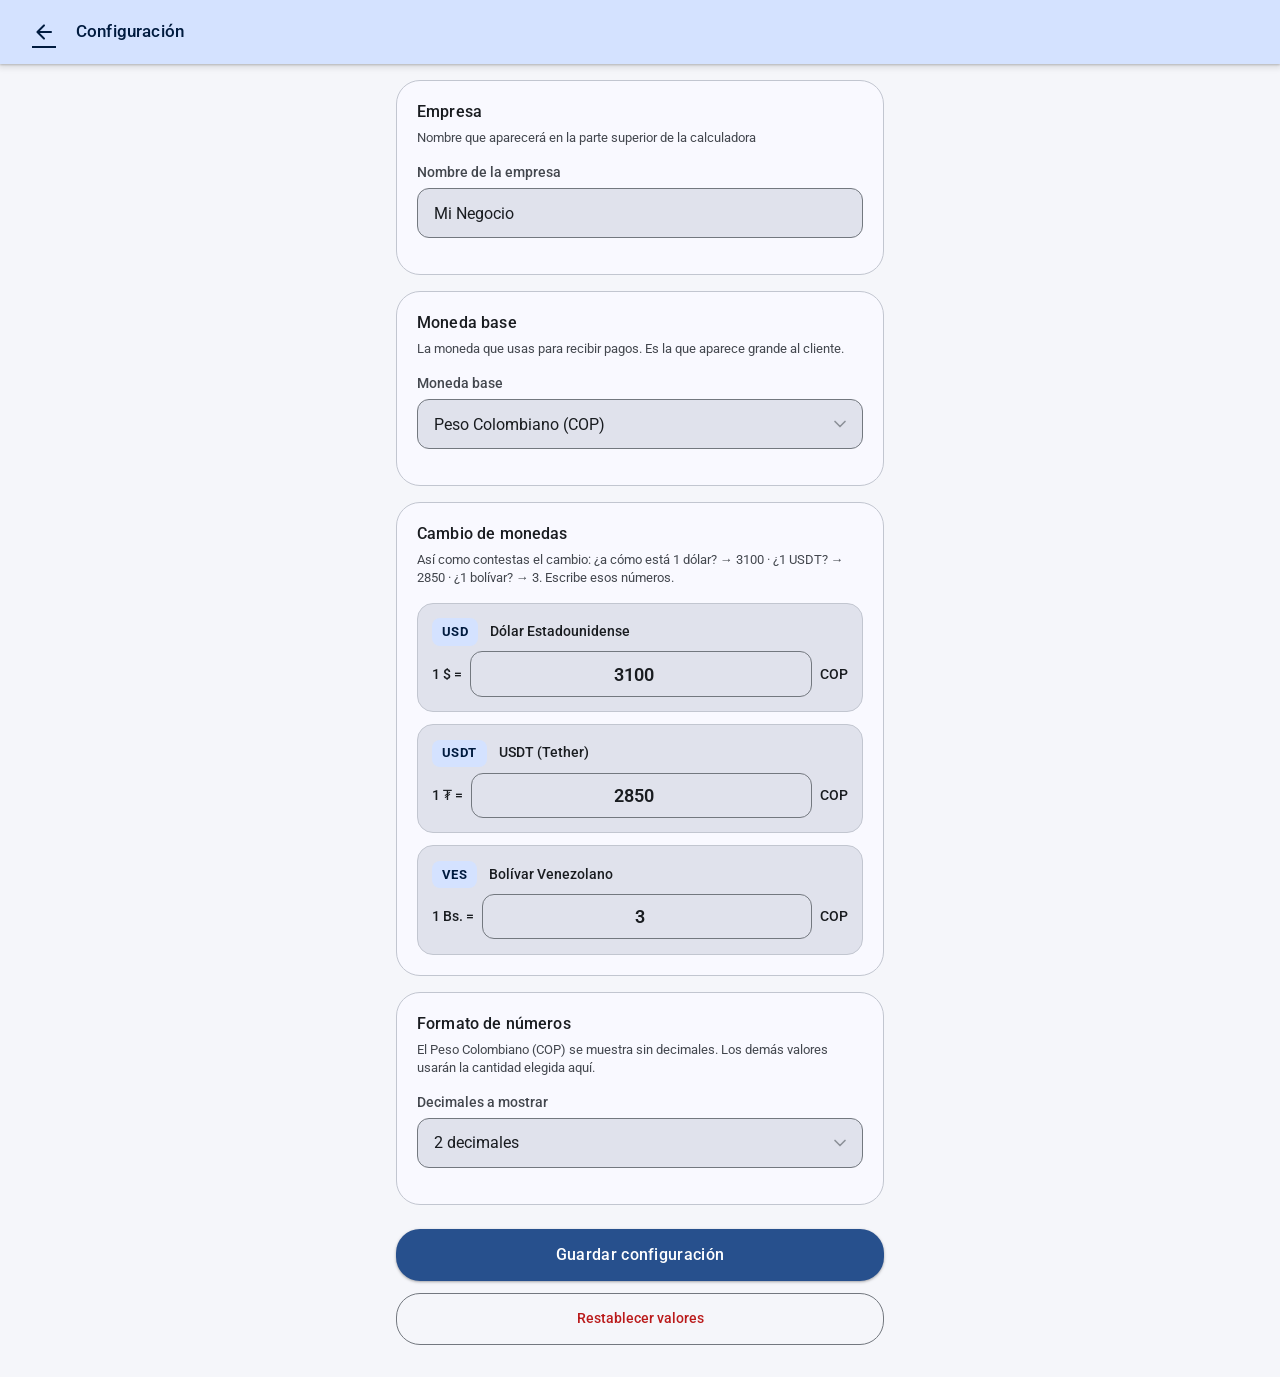
<file: config.html>
<!DOCTYPE html>
<html lang="es">
<head>
    <meta charset="UTF-8">
    <meta name="viewport" content="width=device-width, initial-scale=1.0, user-scalable=no">
    <meta name="theme-color" content="#F5F6FA">
    <meta name="description" content="Configuración de calculadora de divisas">
    <title>Configuración - Calculadora Frontera</title>
    <link rel="manifest" href="manifest.json">
    <link rel="stylesheet" href="styles.css">
    <link rel="preconnect" href="https://fonts.googleapis.com">
    <link rel="preconnect" href="https://fonts.gstatic.com" crossorigin>
    <link href="https://fonts.googleapis.com/css2?family=Material+Symbols+Rounded:opsz,wght,FILL,GRAD@24,400,0,0&family=Roboto:wght@300;400;500;700&display=swap" rel="stylesheet">
    <link rel="icon" href="data:image/svg+xml,<svg xmlns='http://www.w3.org/2000/svg' viewBox='0 0 100 100'><text y='.9em' font-size='90'>⚙️</text></svg>">
</head>
<body class="config-page">
    <header class="md3-top-app-bar" role="banner">
        <div class="md3-top-app-bar__content">
            <a href="index.html" class="md3-icon-button md3-top-app-bar__nav" aria-label="Volver a la calculadora">
                <span class="material-symbols-rounded">arrow_back</span>
            </a>
            <span class="md3-top-app-bar__title">Configuración</span>
        </div>
    </header>

    <form id="configForm" class="md3-form" novalidate>
        <section class="md3-card">
            <h2 class="md3-card__title">Empresa</h2>
            <p class="md3-card__subtitle">Nombre que aparecerá en la parte superior de la calculadora</p>
            <div class="md3-text-field">
                <label class="md3-text-field__label" for="companyNameInput">Nombre de la empresa</label>
                <input class="md3-text-field__input" type="text" id="companyNameInput" placeholder="Mi Negocio" autocomplete="off">
            </div>
        </section>

        <section class="md3-card">
            <h2 class="md3-card__title">Moneda base</h2>
            <p class="md3-card__subtitle">La moneda que usas para recibir pagos. Es la que aparece grande al cliente.</p>
            <div class="md3-text-field">
                <label class="md3-text-field__label" for="baseCurrencyConfig">Moneda base</label>
                <select class="md3-text-field__input md3-select" id="baseCurrencyConfig">
                    <option value="COP">Peso Colombiano (COP)</option>
                    <option value="USD">Dólar Estadounidense (USD)</option>
                    <option value="USDT">USDT (Tether)</option>
                    <option value="VES">Bolívar Venezolano (VES)</option>
                </select>
            </div>
        </section>

        <section class="md3-card">
            <h2 class="md3-card__title">Cambio de monedas</h2>
            <p class="md3-card__subtitle" id="ratesHelp">Escribe cuánto vale 1 unidad de cada moneda en tu moneda base.</p>
            <div id="ratesGrid" class="md3-rate-fields"></div>
        </section>

        <section class="md3-card">
            <h2 class="md3-card__title">Formato de números</h2>
            <p class="md3-card__subtitle" id="decimalHelp">Cantidad de decimales que se mostrarán.</p>
            <div class="md3-text-field">
                <label class="md3-text-field__label" for="decimalPlaces">Decimales a mostrar</label>
                <select class="md3-text-field__input md3-select" id="decimalPlaces">
                    <option value="0">0 (enteros)</option>
                    <option value="1">1 decimal</option>
                    <option value="2" selected>2 decimales</option>
                    <option value="3">3 decimales</option>
                    <option value="4">4 decimales</option>
                </select>
            </div>
        </section>

        <div class="md3-form__actions">
            <button type="submit" class="md3-button--filled-primario">Guardar configuración</button>
            <button type="button" id="resetBtn" class="md3-button--outlined-danger">Restablecer valores</button>
        </div>
    </form>

    <div id="snackbar" class="md3-snackbar" role="alert"></div>

    <script src="config.js"></script>
</body>
</html>
</file>
<file: styles.css>
:root {
    --md-primary: #27508D;
    --md-on-primary: #FFFFFF;
    --md-primary-container: #D4E2FF;
    --md-on-primary-container: #001B3F;
    --md-secondary: #565E70;
    --md-on-secondary: #FFFFFF;
    --md-secondary-container: #DBE2F1;
    --md-on-secondary-container: #131C2B;
    --md-tertiary: #8A4C22;
    --md-on-tertiary: #FFFFFF;
    --md-error: #BA1A1A;
    --md-on-error: #FFFFFF;
    --md-error-container: #FFDAD6;
    --md-on-error-container: #410002;
    --md-surface: #F9F9FF;
    --md-surface-dim: #D9D9E0;
    --md-surface-bright: #F9F9FF;
    --md-surface-variant: #E0E2EC;
    --md-on-surface: #191C20;
    --md-on-surface-variant: #43474E;
    --md-outline: #73787F;
    --md-outline-variant: #C2C6D0;
    --md-shadow: #000000;
    --md-scrim: #000000;

    --md-success: #2E7D32;
    --md-on-success: #FFFFFF;
    --md-success-container: #A5D6A7;
    --md-danger: #C62828;
    --md-on-danger: #FFFFFF;
    --md-danger-container: #FFCDD2;
    --md-warning: #9A5B00;
    --md-on-warning: #FFFFFF;
    --md-warning-container: #FFDF73;

    --md-add-bg: #2E7D32;
    --md-subtract-bg: #C62828;

    --md-background: #F5F6FA;
    --md-display-bg: #1A1A2E;
    --md-on-display: #FFFFFF;

    --md-elevation-1: 0 1px 2px rgba(0,0,0,0.2), 0 1px 3px 1px rgba(0,0,0,0.1);
    --md-elevation-2: 0 1px 2px rgba(0,0,0,0.2), 0 2px 6px 2px rgba(0,0,0,0.1);
    --md-elevation-3: 0 1px 3px rgba(0,0,0,0.2), 0 4px 8px 3px rgba(0,0,0,0.12);

    --md-shape-extra-small: 8px;
    --md-shape-small: 12px;
    --md-shape-medium: 16px;
    --md-shape-large: 24px;
    --md-shape-extra-large: 28px;

    --md-transition: all 0.12s ease;
    --md-key-size: 76px;
    --md-key-gap: 10px;
}

@media (prefers-color-scheme: dark) {
    :root {
        --md-primary: #A1C2FA;
        --md-on-primary: #08306F;
        --md-primary-container: #27508D;
        --md-on-primary-container: #D4E2FF;
        --md-secondary: #BFC7D6;
        --md-on-secondary: #29313E;
        --md-secondary-container: #404754;
        --md-on-secondary-container: #DBE2F1;
        --md-tertiary: #FFB59B;
        --md-on-tertiary: #511F00;
        --md-error: #FFB4AB;
        --md-on-error: #690005;
        --md-error-container: #93000A;
        --md-on-error-container: #FFDAD6;
        --md-surface: #111318;
        --md-surface-dim: #111318;
        --md-surface-bright: #37393F;
        --md-surface-variant: #43474E;
        --md-on-surface: #E2E2E9;
        --md-on-surface-variant: #C3C6CF;
        --md-outline: #8D9199;
        --md-outline-variant: #43474E;
        --md-shadow: #000000;
        --md-scrim: #000000;

        --md-success: #66BB6A;
        --md-on-success: #00391B;
        --md-success-container: #005227;
        --md-danger: #FF8A80;
        --md-on-danger: #511F00;
        --md-danger-container: #8A3000;
        --md-warning: #FFCF66;
        --md-on-warning: #3E2E00;
        --md-warning-container: #5A4300;

        --md-add-bg: #4CAF50;
        --md-subtract-bg: #EF5350;

        --md-background: #111318;
        --md-display-bg: #0B0C10;
        --md-on-display: #F2F2F9;

        --md-elevation-1: 0 1px 2px rgba(0,0,0,0.3), 0 1px 3px 1px rgba(0,0,0,0.15);
        --md-elevation-2: 0 1px 2px rgba(0,0,0,0.3), 0 2px 6px 2px rgba(0,0,0,0.15);
        --md-elevation-3: 0 1px 3px rgba(0,0,0,0.3), 0 4px 8px 3px rgba(0,0,0,0.15);
    }
}

* {
    margin: 0;
    padding: 0;
    box-sizing: border-box;
}

html {
    height: 100%;
    -webkit-text-size-adjust: 100%;
}

body {
    font-family: 'Roboto', -apple-system, BlinkMacSystemFont, 'Segoe UI', sans-serif;
    background: var(--md-background);
    color: var(--md-on-surface);
    min-height: 100vh;
    height: 100%;
    display: flex;
    flex-direction: column;
    line-height: 1.4;
    touch-action: manipulation;
    overflow-x: hidden;
    -webkit-tap-highlight-color: transparent;
    font-weight: 400;
}

.material-symbols-rounded {
    font-variation-settings: 'FILL' 0, 'wght' 400, 'GRAD' 0, 'opsz' 24;
    user-select: none;
    pointer-events: none;
}

/* ============ TOP APP BAR ============ */
.md3-top-app-bar {
    background: var(--md-primary-container);
    color: var(--md-on-primary-container);
    padding: 0.5rem 0.75rem 0.5rem 1.25rem;
    display: flex;
    justify-content: space-between;
    align-items: center;
    position: sticky;
    top: 0;
    z-index: 100;
    min-height: 64px;
    box-shadow: var(--md-elevation-2);
}

.md3-top-app-bar__content {
    display: flex;
    align-items: center;
    gap: 0.5rem;
    flex: 1;
    min-width: 0;
}

.md3-top-app-bar__title {
    font-size: 1.05rem;
    font-weight: 500;
    letter-spacing: 0.15px;
    white-space: nowrap;
    overflow: hidden;
    text-overflow: ellipsis;
    max-width: 70%;
}

.md3-top-app-bar__action {
    flex-shrink: 0;
}

/* Icon Button */
.md3-icon-button {
    background: transparent;
    border: none;
    color: inherit;
    width: 48px;
    height: 48px;
    border-radius: 50%;
    display: inline-flex;
    align-items: center;
    justify-content: center;
    cursor: pointer;
    position: relative;
    overflow: hidden;
    transition: background-color 0.12s ease;
    font-size: 1.4rem;
    font-family: inherit;
}

.md3-icon-button:hover {
    background: rgba(255, 255, 255, 0.12);
}

.md3-icon-button:active {
    background: rgba(255, 255, 255, 0.2);
}

/* ============ MAIN LAYOUT ============ */
.md3-main {
    flex: 1;
    display: flex;
    flex-direction: column;
    gap: 1rem;
    padding: 1rem;
    max-width: 520px;
    margin: 0 auto;
    width: 100%;
    overflow-y: auto;
    -webkit-overflow-scrolling: touch;
}

/* ============ DISPLAY SECTION ============ */
.md3-display-section {
    background: var(--md-display-bg);
    border-radius: var(--md-shape-large);
    padding: 1rem 1.25rem;
    box-shadow: var(--md-elevation-2);
    flex-shrink: 0;
}

.md3-customer-display {
    transform: rotate(180deg);
    margin-bottom: 0.5rem;
}

.md3-customer-display__inner {
    display: flex;
    align-items: baseline;
    justify-content: flex-end;
    gap: 0.4rem;
    min-height: 88px;
    padding-bottom: 0.5rem;
}

.md3-customer-display__currency {
    font-size: 1.5rem;
    font-weight: 700;
    color: var(--md-primary);
    line-height: 1;
}

.md3-customer-display__amount {
    font-size: clamp(3rem, 13.5vw, 5rem);
    font-weight: 700;
    color: var(--md-on-display);
    font-variant-numeric: tabular-nums;
    font-family: 'Roboto', monospace;
    line-height: 1;
    flex: 1;
    text-align: right;
    min-width: 0;
}

.md3-customer-display__currency-code {
    font-size: 1rem;
    font-weight: 500;
    color: var(--md-on-surface-variant);
    white-space: nowrap;
}

.md3-customer-display__pending {
    font-size: 2rem;
    font-weight: 700;
    color: var(--md-warning);
    line-height: 1;
    min-width: 1.4em;
    text-align: center;
    animation: md-pulse 1s ease-in-out infinite;
}

@keyframes md-pulse {
    0%, 100% { opacity: 1; }
    50% { opacity: 0.45; }
}

.md3-display-divider {
    height: 1px;
    background: var(--md-outline-variant);
    opacity: 0.6;
    margin: 0.25rem 0;
}

.md3-seller-display {
    display: flex;
    align-items: baseline;
    justify-content: flex-end;
    gap: 0.35rem;
    padding: 0.35rem 0.25rem 0.15rem;
    font-family: 'Roboto', monospace;
}

.md3-seller-display__label {
    font-size: 0.6rem;
    text-transform: uppercase;
    letter-spacing: 1px;
    color: var(--md-secondary);
    font-weight: 500;
    font-family: 'Roboto', sans-serif;
    margin-right: 0.35rem;
}

.md3-seller-display__currency {
    font-size: 0.9rem;
    font-weight: 500;
    color: var(--md-primary);
}

.md3-seller-display__amount {
    font-size: 1.15rem;
    font-weight: 400;
    color: var(--md-on-display);
    font-variant-numeric: tabular-nums;
}

.md3-seller-display__currency-code {
    font-size: 0.65rem;
    font-weight: 500;
    color: var(--md-on-surface-variant);
}

.md3-seller-display__pending {
    font-size: 1.1rem;
    font-weight: 700;
    color: var(--md-warning);
    margin-left: 0.3rem;
    animation: md-pulse 1s ease-in-out infinite;
}

.md3-sub-display {
    font-size: 0.8rem;
    color: var(--md-on-surface-variant);
    min-height: 1.2em;
    text-align: right;
    font-family: 'Roboto', monospace;
    padding-top: 0.1rem;
    white-space: nowrap;
    overflow: hidden;
    text-overflow: ellipsis;
}

/* ============ KEYPAD ============ */
.md3-keypad-section {
    flex-shrink: 0;
}

.md3-keypad-grid {
    display: grid;
    grid-template-columns: repeat(4, 1fr);
    gap: var(--md-key-gap);
    background: var(--md-surface-variant);
    border-radius: var(--md-shape-large);
    padding: var(--md-key-gap);
    box-shadow: var(--md-elevation-1);
    box-sizing: content-box;
}

@media (max-width: 360px) {
    :root {
        --md-key-size: 62px;
        --md-key-gap: 6px;
    }

    .md3-keypad-grid {
        padding: 6px;
    }
}

@media (min-width: 480px) {
    :root {
        --md-key-size: 80px;
        --md-key-gap: 12px;
    }
}

.md3-keypad-key {
    width: 100%;
    height: var(--md-key-size);
    font-size: clamp(1.3rem, 3vw, 1.6rem);
}

/* ============ RUNNING TOTAL (bajo teclado) ============ */
.md3-running-total {
    display: flex;
    justify-content: space-between;
    align-items: center;
    gap: 0.6rem;
    background: var(--md-surface);
    border: 1px solid var(--md-outline-variant);
    border-radius: var(--md-shape-medium);
    padding: 0.6rem 0.9rem;
    flex-shrink: 0;
}

.md3-running-total[hidden] {
    display: none;
}

.md3-running-total__label {
    font-size: 0.7rem;
    text-transform: uppercase;
    letter-spacing: 0.5px;
    font-weight: 600;
    color: var(--md-on-surface-variant);
    white-space: nowrap;
}

.md3-running-total__value {
    font-size: 1.05rem;
    font-weight: 600;
    color: var(--md-on-surface);
    font-variant-numeric: tabular-nums;
    font-family: 'Roboto', monospace;
    text-align: right;
    min-width: 0;
    overflow: hidden;
    text-overflow: ellipsis;
    white-space: nowrap;
}

/* ============ BUTTONS (Material) ============ */
.md3-button {
    position: relative;
    border: none;
    border-radius: var(--md-shape-medium);
    font-family: 'Roboto', sans-serif;
    font-weight: 500;
    letter-spacing: 0.1px;
    cursor: pointer;
    display: inline-flex;
    align-items: center;
    justify-content: center;
    gap: 0.5rem;
    padding: 0;
    min-height: 48px;
    user-select: none;
    -webkit-tap-highlight-color: transparent;
    overflow: hidden;
    transition: filter 0.08s ease, transform 0.08s ease, box-shadow 0.15s ease;
    touch-action: manipulation;
}

.md3-button__label {
    font-size: inherit;
    pointer-events: none;
    position: relative;
    z-index: 1;
}

.md3-button__icon {
    font-size: 1.5rem;
    pointer-events: none;
    position: relative;
    z-index: 1;
}

.md3-button__ripple {
    position: absolute;
    inset: 0;
    border-radius: inherit;
    pointer-events: none;
    background: radial-gradient(circle at center, rgba(255,255,255,0.4) 0%, transparent 60%);
    opacity: 0;
    transform: scale(0.5);
}

.md3-button--active .md3-button__ripple {
    animation: md-ripple 0.5s ease-out;
}

@keyframes md-ripple {
    0% { opacity: 0; transform: scale(0.4); }
    30% { opacity: 1; }
    100% { opacity: 0; transform: scale(2.2); }
}

/* Filled buttons */
.md3-button--filled {
    background: var(--md-secondary-container);
    color: var(--md-on-secondary-container);
    box-shadow: var(--md-elevation-1);
}

.md3-button--filled:active,
.md3-button--active.md3-button--filled {
    filter: brightness(1.15);
    transform: scale(0.96);
    box-shadow: none;
}

/* Filled tonal */
.md3-button--filled-tonal {
    background: var(--md-secondary-container);
    color: var(--md-on-secondary-container);
}

.md3-button--filled-tonal:active,
.md3-button--active.md3-button--filled-tonal {
    filter: brightness(1.15);
    transform: scale(0.96);
}

.md3-button--filled-tonal.md3-keypad-key--add {
    background: var(--md-add-bg);
    color: #FFFFFF;
}

.md3-button--filled-tonal.md3-keypad-key--add:active,
.md3-button--filled-tonal.md3-keypad-key--add.md3-button--active {
    filter: brightness(1.12);
    transform: scale(0.96);
}

.md3-button--filled-tonal.md3-keypad-key--subtract {
    background: var(--md-subtract-bg);
    color: #FFFFFF;
}

.md3-button--filled-tonal.md3-keypad-key--subtract:active,
.md3-button--filled-tonal.md3-keypad-key--subtract.md3-button--active {
    filter: brightness(1.12);
    transform: scale(0.96);
}

/* Outlined buttons */
.md3-button--outlined {
    background: transparent;
    color: var(--md-on-surface);
    border: 1px solid var(--md-outline);
}

.md3-button--outlined:active,
.md3-button--active.md3-button--outlined {
    background: var(--md-surface-variant);
    transform: scale(0.96);
}

.md3-button--outlined.md3-keypad-key--clear {
    color: var(--md-tertiary);
}

/* Elevated */
.md3-button--elevated {
    background: var(--md-primary);
    color: var(--md-on-primary);
    box-shadow: var(--md-elevation-2);
}

.md3-button--elevated:active,
.md3-button--active.md3-button--elevated {
    filter: brightness(1.15);
    transform: scale(0.96);
    box-shadow: none;
}

/* ============ TAPE SECTION ============ */
.md3-tape-section {
    display: flex;
    flex-direction: column;
    background: var(--md-surface);
    border: 1px solid var(--md-outline-variant);
    border-radius: var(--md-shape-large);
    overflow: hidden;
    flex: 1;
    min-height: 140px;
}

.md3-tape-header {
    display: flex;
    justify-content: space-between;
    align-items: center;
    padding: 0.6rem 0.5rem 0.6rem 1.25rem;
    color: var(--md-on-surface);
}

.md3-tape-header__title {
    font-size: 0.85rem;
    font-weight: 500;
    letter-spacing: 0.5px;
    text-transform: uppercase;
    color: var(--md-on-surface-variant);
}

.md3-tape-header__action {
    color: var(--md-on-surface-variant);
    width: 40px;
    height: 40px;
}

.md3-tape-list {
    list-style: none;
}

.md3-tape-item {
    display: flex;
    justify-content: space-between;
    align-items: center;
    padding: 0.7rem 0;
    border-bottom: 1px solid var(--md-outline-variant);
    animation: md-slide-in 0.18s ease;
}

@keyframes md-slide-in {
    from { opacity: 0; transform: translateY(-8px); }
    to { opacity: 1; transform: translateY(0); }
}

.md3-tape-item:active {
    background: var(--md-surface-variant);
}

.md3-tape-item__info {
    display: flex;
    flex-direction: column;
    gap: 0.1rem;
    flex: 1;
    min-width: 0;
}

.md3-tape-item__operation {
    font-weight: 500;
    color: var(--md-on-surface);
    font-family: 'Roboto', monospace;
    font-size: 0.95rem;
}

.md3-tape-item__time {
    font-size: 0.7rem;
    color: var(--md-on-surface-variant);
}

.md3-tape-item__amount {
    font-weight: 500;
    font-variant-numeric: tabular-nums;
    font-family: 'Roboto', monospace;
    white-space: nowrap;
    margin-left: 1rem;
    font-size: 0.95rem;
}

.md3-tape-item--add .md3-tape-item__amount {
    color: var(--md-success);
}

.md3-tape-item--subtract .md3-tape-item__amount {
    color: var(--md-danger);
}

.md3-empty-state {
    display: flex;
    flex-direction: column;
    align-items: center;
    justify-content: center;
    align-self: center;
    padding: 1.5rem;
    color: var(--md-on-surface-variant);
}

.md3-empty-state__icon {
    font-size: 2.5rem;
    margin-bottom: 0.35rem;
    opacity: 0.6;
}

.md3-empty-state__text {
    font-size: 0.875rem;
}

/* ============ BOTTOM SHEET (Totales) ============ */
.md3-bottom-sheet {
    position: fixed;
    left: 0;
    right: 0;
    bottom: 0;
    z-index: 300;
    background: var(--md-surface);
    border-radius: var(--md-shape-extra-large) var(--md-shape-extra-large) 0 0;
    box-shadow: var(--md-elevation-3);
    padding: 0.75rem 1.25rem 1.5rem;
    max-width: 520px;
    margin: 0 auto;
    animation: md-sheet-up 0.25s cubic-bezier(0.4, 0, 0.2, 1);
    max-height: 80vh;
    overflow-y: auto;
}

@keyframes md-sheet-up {
    from { transform: translateY(100%); }
    to { transform: translateY(0); }
}

.md3-bottom-sheet__handle {
    width: 32px;
    height: 4px;
    border-radius: 2px;
    background: var(--md-on-surface-variant);
    opacity: 0.5;
    margin: 0 auto 0.75rem;
}

.md3-bottom-sheet__header {
    display: flex;
    justify-content: space-between;
    align-items: center;
    margin-bottom: 1rem;
}

.md3-bottom-sheet__title {
    font-size: 1.1rem;
    font-weight: 500;
    letter-spacing: 0.15px;
}

.md3-bottom-sheet__close {
    color: var(--md-on-surface-variant);
}

.md3-bottom-sheet__actions {
    display: flex;
    align-items: center;
    gap: 0.25rem;
}

.md3-bottom-sheet__actions .md3-icon-button {
    color: var(--md-on-surface-variant);
}

.md3-sheet-block {
    padding-bottom: 0.25rem;
}

.md3-sheet-block__title {
    font-size: 0.8rem;
    text-transform: uppercase;
    letter-spacing: 0.5px;
    font-weight: 700;
    color: var(--md-on-surface-variant);
    margin-bottom: 0.5rem;
}

.md3-sheet-divider {
    border-top: 1px solid var(--md-outline-variant);
    margin: 1rem 0;
}

/* Total invertido (cliente) dentro del bottom sheet */
.md3-totals-customer {
    transform: rotate(180deg);
}

.md3-totals-customer__inner {
    display: flex;
    align-items: baseline;
    justify-content: flex-end;
    gap: 0.4rem;
    background: var(--md-display-bg);
    border-radius: var(--md-shape-large);
    padding: 1rem 1.25rem;
    box-shadow: var(--md-elevation-2);
    min-height: 88px;
}

.md3-totals-customer__symbol {
    font-size: 1.5rem;
    font-weight: 700;
    color: var(--md-primary);
    line-height: 1;
}

.md3-totals-customer__amount {
    font-size: clamp(2.75rem, 12vw, 4.5rem);
    font-weight: 700;
    color: var(--md-on-display);
    font-variant-numeric: tabular-nums;
    font-family: 'Roboto', monospace;
    line-height: 1;
    flex: 1;
    text-align: right;
    min-width: 0;
}

.md3-totals-customer__code {
    font-size: 1rem;
    font-weight: 500;
    color: var(--md-on-surface-variant);
    white-space: nowrap;
}

.md3-bottom-sheet__content {
    padding-bottom: env(safe-area-inset-bottom);
}

.md3-scrim {
    position: fixed;
    inset: 0;
    background: var(--md-scrim);
    opacity: 0.5;
    z-index: 250;
    animation: md-fade-in 0.2s ease;
}

@keyframes md-fade-in {
    from { opacity: 0; }
    to { opacity: 0.5; }
}

/* ============ TOTALS GRID ============ */
.md3-totals-grid {
    display: grid;
    grid-template-columns: repeat(2, 1fr);
    gap: 0.75rem;
}

.md3-total-card {
    background: var(--md-surface-variant);
    border-radius: var(--md-shape-medium);
    padding: 1rem 0.75rem;
    text-align: center;
}

.md3-total-card--highlight {
    background: var(--md-primary-container);
    border: 1px solid var(--md-primary);
}

.md3-total-card__label {
    display: block;
    font-size: 0.65rem;
    text-transform: uppercase;
    letter-spacing: 0.5px;
    color: var(--md-on-surface-variant);
    margin-bottom: 0.2rem;
    font-weight: 500;
}

.md3-total-card--highlight .md3-total-card__label {
    color: var(--md-on-primary-container);
}

.md3-total-card__code {
    display: block;
    font-size: 0.75rem;
    font-weight: 700;
    color: var(--md-primary);
    margin-bottom: 0.5rem;
    letter-spacing: 1px;
}

.md3-total-card--highlight .md3-total-card__code {
    color: var(--md-on-primary);
}

.md3-total-card__amount {
    display: block;
    font-size: 1.3rem;
    font-weight: 500;
    color: var(--md-on-surface);
    font-variant-numeric: tabular-nums;
    font-family: 'Roboto', monospace;
}

.md3-total-card--highlight .md3-total-card__amount {
    color: var(--md-on-primary-container);
}

/* ============ FOOTER ============ */
.md3-footer {
    padding: 0.75rem;
    text-align: center;
    color: var(--md-on-surface-variant);
    font-size: 0.7rem;
    flex-shrink: 0;
}

/* ============ CONFIG PAGE ============ */
.config-page {
    display: flex;
    flex-direction: column;
}

.md3-form {
    flex: 1;
    display: flex;
    flex-direction: column;
    gap: 1rem;
    max-width: 520px;
    margin: 0 auto;
    width: 100%;
    padding: 1rem;
    padding-bottom: 2rem;
}

.md3-card {
    background: var(--md-surface);
    border: 1px solid var(--md-outline-variant);
    border-radius: var(--md-shape-large);
    padding: 1.25rem;
}

.md3-card__title {
    font-size: 1rem;
    font-weight: 500;
    letter-spacing: 0.15px;
    margin-bottom: 0.35rem;
    color: var(--md-on-surface);
}

.md3-card__subtitle {
    font-size: 0.8rem;
    color: var(--md-on-surface-variant);
    margin-bottom: 1rem;
    line-height: 1.4;
}

.md3-text-field {
    display: flex;
    flex-direction: column;
    gap: 0.4rem;
    margin-bottom: 1rem;
}

.md3-text-field__label {
    font-size: 0.85rem;
    color: var(--md-on-surface-variant);
    font-weight: 500;
}

.md3-text-field__input {
    background: var(--md-surface-variant);
    color: var(--md-on-surface);
    border: 1px solid var(--md-outline);
    border-radius: var(--md-shape-small);
    padding: 0.9rem 1rem;
    font-size: 1rem;
    font-family: 'Roboto', sans-serif;
    transition: border-color 0.15s ease, box-shadow 0.15s ease;
    width: 100%;
}

.md3-text-field__input:focus {
    outline: none;
    border: 2px solid var(--md-primary);
    padding: 0.85rem 0.95rem;
    box-shadow: 0 0 0 3px rgba(161, 194, 250, 0.2);
}

.md3-text-field__input::placeholder {
    color: var(--md-on-surface-variant);
    opacity: 0.7;
}

.md3-text-field__input--error {
    border-color: var(--md-error);
    border-width: 2px;
}

.md3-text-field__input--error:focus {
    border-color: var(--md-error);
    box-shadow: 0 0 0 3px rgba(255, 180, 171, 0.2);
}

.md3-select {
    appearance: none;
    -webkit-appearance: none;
    background-image: url("data:image/svg+xml,%3Csvg xmlns='http://www.w3.org/2000/svg' width='24' height='24' viewBox='0 0 24 24' fill='none' stroke='%238D9199' stroke-width='2' stroke-linecap='round' stroke-linejoin='round'%3E%3Cpolyline points='6 9 12 15 18 9'%3E%3C/polyline%3E%3C/svg%3E");
    background-repeat: no-repeat;
    background-position: right 0.75rem center;
    background-size: 20px;
    padding-right: 2.75rem;
}

.md3-radio-group {
    display: flex;
    flex-wrap: wrap;
    gap: 0.5rem;
}

.md3-radio-group__input {
    position: absolute;
    opacity: 0;
    pointer-events: none;
}

.md3-radio-group__item {
    flex: 1;
    min-width: 90px;
}

.md3-checkbox__checkmark {
    position: absolute;
    inset: 0;
    display: inline-flex;
    align-items: center;
    justify-content: center;
    color: var(--md-on-secondary-container);
    background: var(--md-secondary-container);
    border-radius: var(--md-shape-small);
    font-weight: 600;
    font-size: 1rem;
    transition: background-color 0.12s ease, color 0.12s ease, box-shadow 0.15s ease;
    box-shadow: var(--md-elevation-1);
}

.md3-checkbox__input:not(:checked) + .md3-checkbox__checkmark {
    background: transparent;
    color: var(--md-on-surface-variant);
    border: 2px solid var(--md-outline);
    box-shadow: none;
}

.md3-checkbox__input:checked + .md3-checkbox__checkmark {
    background: var(--md-primary);
    color: var(--md-on-primary);
    border-color: var(--md-primary);
}

.md3-checkbox__input:focus-visible + .md3-checkbox__checkmark {
    outline: 2px solid var(--md-primary);
    outline-offset: 2px;
}

/* ============ FILLED BUTTON (Submit) ============ */
.md3-form .md3-button--filled-primario {
    background: var(--md-primary);
    color: var(--md-on-primary);
    border: none;
    border-radius: var(--md-shape-large);
    padding: 1rem 1.5rem;
    font-size: 1rem;
    font-weight: 500;
    letter-spacing: 0.3px;
    cursor: pointer;
    box-shadow: var(--md-elevation-1);
    min-height: 52px;
    font-family: 'Roboto', sans-serif;
    transition: filter 0.12s ease, box-shadow 0.15s ease, transform 0.08s ease;
}

.md3-form .md3-button--filled-primario:active {
    filter: brightness(1.2);
    transform: scale(0.98);
    box-shadow: none;
}

.md3-button--outlined-danger {
    background: transparent;
    color: var(--md-error);
    border: 1px solid var(--md-outline);
    border-radius: var(--md-shape-large);
    padding: 1rem 1.5rem;
    font-size: 0.9rem;
    font-weight: 500;
    cursor: pointer;
    min-height: 52px;
    font-family: 'Roboto', sans-serif;
    transition: border-color 0.12s ease, background-color 0.12s ease;
}

.md3-button--outlined-danger:active {
    background: rgba(255, 180, 171, 0.1);
    border-color: var(--md-error);
}

.md3-form__actions {
    display: flex;
    flex-direction: column;
    gap: 0.75rem;
    margin-top: 0.5rem;
}

.md3-snackbar {
    display: none;
    position: fixed;
    left: 50%;
    bottom: 1.5rem;
    transform: translateX(-50%);
    background: var(--md-surface-dim);
    color: var(--md-on-surface);
    padding: 0.875rem 1.25rem;
    border-radius: var(--md-shape-extra-small);
    box-shadow: var(--md-elevation-3);
    font-size: 0.875rem;
    z-index: 400;
    animation: md-snackbar-in 0.2s ease;
    min-width: 220px;
    text-align: center;
}

.md3-snackbar--show {
    display: block;
}

.md3-snackbar--success {
    background: var(--md-success-container);
    color: var(--md-on-success);
}

.md3-snackbar--error {
    background: var(--md-error-container);
    color: var(--md-on-error-container);
}

@keyframes md-snackbar-in {
    from { opacity: 0; transform: translateX(-50%) translateY(10px); }
    to { opacity: 1; transform: translateX(-50%) translateY(0); }
}

.md3-rate-field {
    display: flex;
    flex-direction: column;
    gap: 0.35rem;
    padding: 0.9rem;
    margin-bottom: 0.75rem;
    background: var(--md-surface-variant);
    border: 1px solid var(--md-outline-variant);
    border-radius: var(--md-shape-medium);
}

.md3-rate-field:last-child {
    margin-bottom: 0;
}

.md3-rate-field__header {
    display: flex;
    align-items: center;
    gap: 0.75rem;
}

.md3-rate-field__code {
    font-weight: 700;
    color: var(--md-on-primary-container);
    font-size: 0.8rem;
    letter-spacing: 0.5px;
    min-width: 44px;
    text-align: center;
    background: var(--md-primary-container);
    border-radius: var(--md-shape-extra-small);
    padding: 0.3rem 0.6rem;
}

.md3-rate-field__title {
    font-size: 0.9rem;
    color: var(--md-on-surface);
    font-weight: 500;
}

.md3-rate-field__row {
    display: flex;
    align-items: center;
    gap: 0.5rem;
    font-size: 0.85rem;
    color: var(--md-on-surface-variant);
}

.md3-rate-field__row-code {
    font-weight: 500;
    color: var(--md-on-surface);
    white-space: nowrap;
}

.md3-rate-field__input {
    flex: 1;
    min-width: 0;
    text-align: center;
    font-family: 'Roboto', monospace;
    font-weight: 600;
    font-size: 1.15rem;
    padding: 0.7rem 0.75rem;
}

/* Landscape en móviles */
@media (max-height: 520px) and (orientation: landscape) {
    .md3-top-app-bar {
        min-height: 52px;
        padding: 0.25rem 0.75rem 0.25rem 1.25rem;
    }

.md3-top-app-bar__title {
        font-size: 0.95rem;
    }

    .md3-main {
        padding: 0.5rem;
        gap: 0.5rem;
    }

    .md3-customer-display__inner {
        min-height: 56px;
        padding-bottom: 0.25rem;
    }

    .md3-customer-display__amount {
        font-size: clamp(1.75rem, 8vh, 2.5rem);
    }

    .md3-seller-display {
        padding: 0.25rem;
    }

    :root {
        --md-key-size: 52px;
        --md-key-gap: 6px;
    }

    .md3-tape-list {
        max-height: 120px;
    }
}

/* Altura moderada -> compactar display */
@media (max-height: 700px) {
    .md3-customer-display__inner {
        min-height: 76px;
    }

    .md3-customer-display__amount {
        font-size: clamp(2.25rem, 9vw, 3.25rem);
    }
}
</file>
